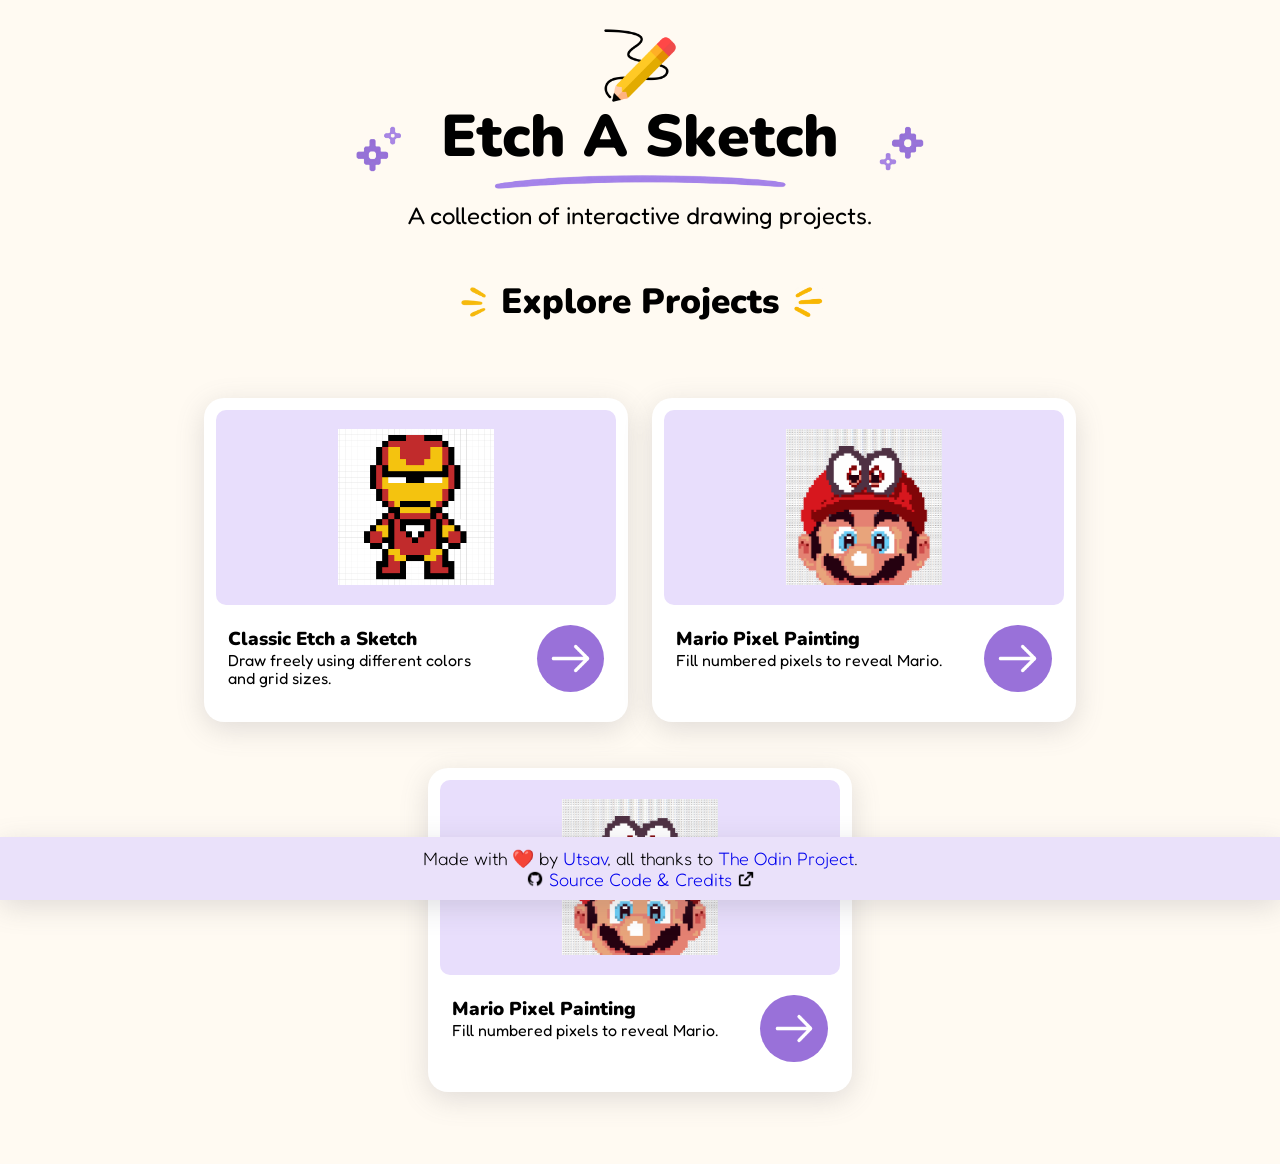
<file: index.html>
<!DOCTYPE html>
<html lang="en">

<head>
    <meta charset="UTF-8">
    <meta name="viewport" content="width=device-width, initial-scale=1.0">

    <link rel="stylesheet" href="./normalize.css">
    <link rel="stylesheet" href="./style.css">

    <link rel="preconnect" href="https://fonts.googleapis.com">
    <link rel="preconnect" href="https://fonts.gstatic.com" crossorigin>
    <link
        href="https://fonts.googleapis.com/css2?family=Fredoka:wght@300..700&family=Nunito:ital,wght@0,200..1000;1,200..1000&display=swap"
        rel="stylesheet">

    <title>Etch A Sketch</title>
</head>

<body>

    <div class="logo-section">
        <img src="./assets/pencil.png" alt="" class="logo">
    </div>

    <header class="heading">

        <img class="side-image left" src="./assets/star1.png" alt="">
        <div class="text">
            <h1>Etch A Sketch</h1>
            <img class="stroke" src="./assets/Lavender-Brushstroke-Underline.png" alt="">

        </div>
        <img class="side-image right" src="./assets/star2.png" alt="">

    </header>
    <div class="sub-heading">
        <p>A collection of interactive drawing projects.</p>
    </div>

    <div class="project-heading">
        <img src="./assets/Rays-left.png" alt="">
        <h2>
            Explore Projects
        </h2>
        <img src="./assets/Rays-right.png" alt="">
    </div>

    <div class="project-tiles">


        <a href="./etch-a-sketch.html" class="tile">
            <div class="drawing">
                <img src="./assets/card-images/img1.png" alt="">
            </div>
            <div class="content">
                <div class="info">
                    <h3>Classic Etch a Sketch</h3>
                    <p>Draw freely using different colors and grid sizes.</p>
                </div>
                <div class="button">
                    <img src="./assets/arrow.png" alt="">
                </div>
            </div>
        </a>


        <a href="./mario.html" class="tile">
            <div class="drawing">
                <img src="./assets/card-images/img2.png" alt="">
            </div>
            <div class="content">
                <div class="info">
                    <h3>Mario Pixel Painting</h3>
                    <p>Fill numbered pixels to reveal Mario.</p>
                </div>
                <div class="button">
                    <img src="./assets/arrow.png" alt="">
                </div>
            </div>
        </a>

        <a href="./mario.html" class="tile">
            <div class="drawing">
                <img src="./assets/card-images/img2.png" alt="">
            </div>
            <div class="content">
                <div class="info">
                    <h3>Mario Pixel Painting</h3>
                    <p>Fill numbered pixels to reveal Mario.</p>
                </div>
                <div class="button">
                    <img src="./assets/arrow.png" alt="">
                </div>
            </div>
        </a>

    </div>


    <footer>
        <p>Made with ❤️ by <a href="https://github.com/Utsav-Khamar">Utsav</a>, all thanks to <a
                href="https://www.theodinproject.com/"><span>The Odin Project</span></a>.</p>

        <p class="credits">
            <img src="assets/github-brands-solid.png" alt="">
            <a href="https://github.com/Utsav-Khamar/etch-a-sketch">
                Source Code & Credits
            </a>
            <img src="./assets/link.png" alt="">
        </p>



    </footer>
</body>

</html>
</file>
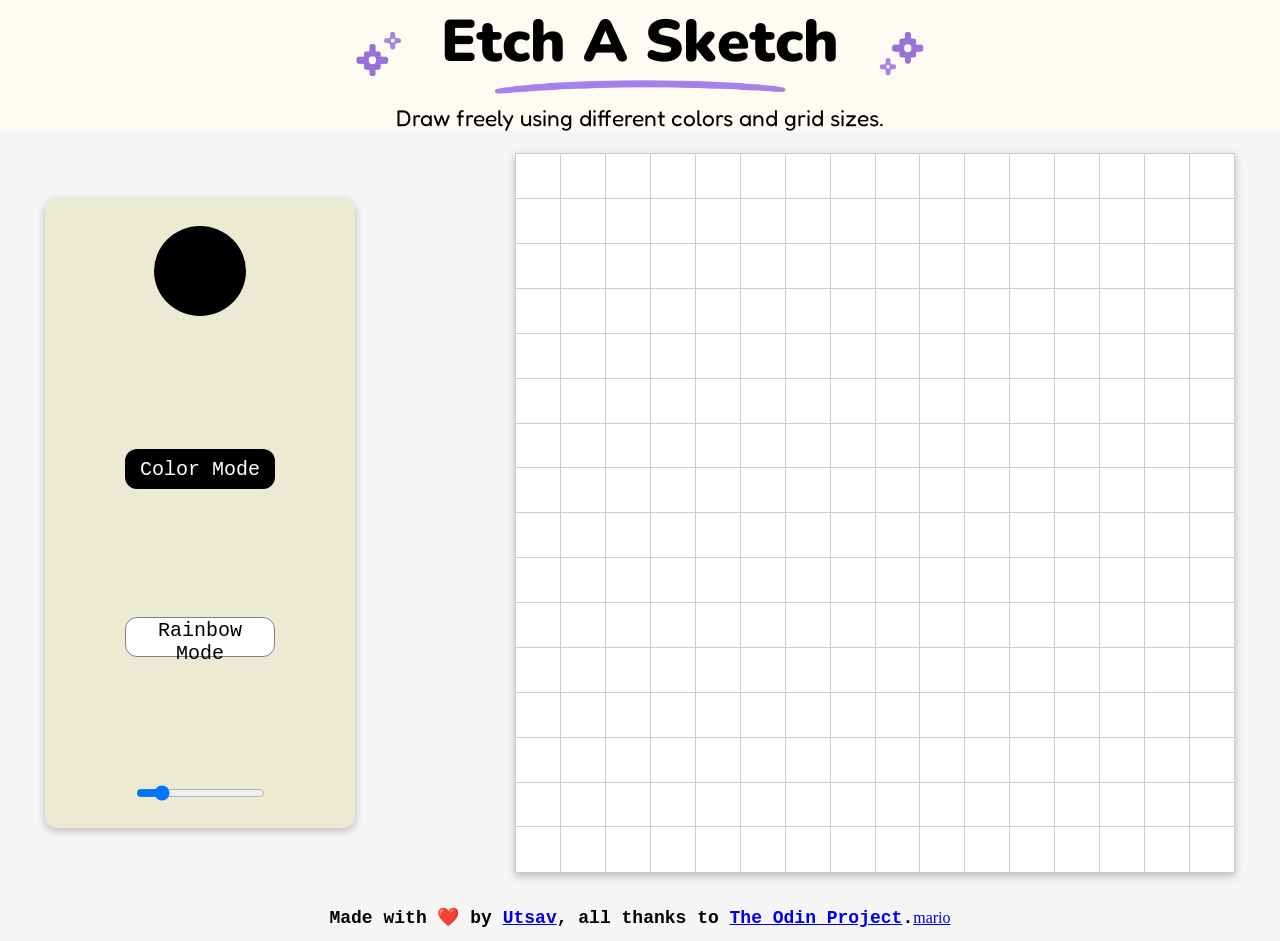
<file: etch-a-sketch.html>
<!DOCTYPE html>
<html lang="en">

<head>
    <meta charset="UTF-8">
    <meta name="viewport" content="width=device-width, initial-scale=1.0">
    <title>Etch A Sketch</title>

    <link rel="stylesheet" href="./normalize.css">
    <link rel="stylesheet" href="./etch-a-sketch.css">

    <link rel="preconnect" href="https://fonts.googleapis.com">
    <link rel="preconnect" href="https://fonts.gstatic.com" crossorigin>
    <link
        href="https://fonts.googleapis.com/css2?family=Fredoka:wght@300..700&family=Nunito:ital,wght@0,200..1000;1,200..1000&display=swap"
        rel="stylesheet">

    <script src="./etch-a-sketch.js" defer></script>
</head>

<body>

    <header class="heading">

        <img class="side-image left" src="./assets/star1.png" alt="">
        <div class="text">
            <h1>Etch A Sketch</h1>
            <img class="stroke" src="./assets/Lavender-Brushstroke-Underline.png" alt="">

        </div>
        <img class="side-image right" src="./assets/star2.png" alt="">

    </header>
    <div class="sub-heading">
        <p>Draw freely using different colors and grid sizes.</p>
    </div>

    <div class="display">

        <div class="option-panel">
            <input type="color" name="" id="color-select" value="#000000">
            <button class="color-mode">Color Mode</button>
            <button class="rainbow-mode">Rainbow Mode</button>
            <div class="range-slider">
                <input type="range" name="" id="range-select" min="0" max="100" value="16">
            </div>
        </div>


        <div class="grid">

        </div>

    </div>

    <footer>
        <p>Made with ❤️ by <a href="https://github.com/Utsav-Khamar">Utsav</a>, all thanks to <a
                href="https://www.theodinproject.com/"><span>The Odin Project</span></a>.</p>
        <a href="./mario.html">mario</a>
    </footer>
</body>

</html>
</file>
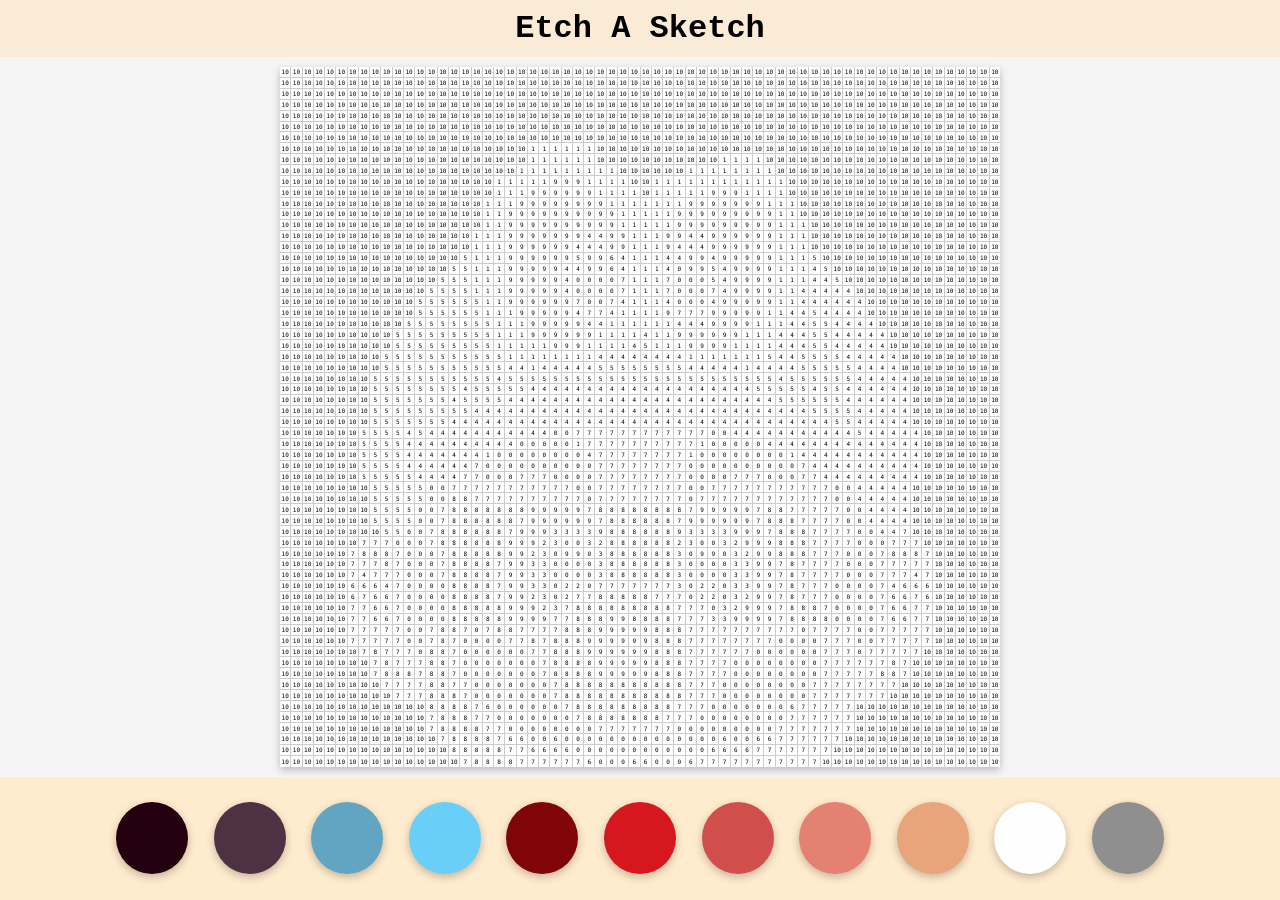
<file: mario.html>
<!DOCTYPE html>
<html lang="en">

<head>
    <meta charset="UTF-8">
    <meta name="viewport" content="width=device-width, initial-scale=1.0">

    <script src="./scripts/mario.js" defer></script>
    <script src="./scripts/main.js" defer></script>

    <link rel="stylesheet" href="./styles/mario.css">
    <title>Mario</title>
</head>

<body>
    <div class="heading no-select">
        <h1>Etch A Sketch</h1>
    </div>

    <div class="display">

        <div class="grid no-select">

        </div>

    </div>

    <div class="color-palette no-select">

    </div>
</body>

</html>
</file>
<file: style.css>
body {
    margin: 0;
    background-color: #fffaf2;
    padding-bottom: 8svh;
}

.logo-section {
    width: 80%;
    max-width: 768px;
    margin-inline: auto;
    margin-top: 3svh;
}

.heading {
    width: 80%;
    max-width: 568px;
    margin-inline: auto;
    display: flex;
    align-items: flex-end;
    gap: 5%;
}

.side-image {
    width: 8%;
    height: auto;
    object-fit: cover;

}

.text {
    flex: 1;
    min-width: 0;
    display: flex;
    flex-direction: column;
    align-items: center;
    container-type: inline-size;
}

.text h1 {
    margin: 0;
    font-family: "Nunito", sans-serif;
    font-size: 14cqw;
    font-weight: 900;

}

.stroke {
    display: block;
    width: 70%;
    height: auto;
}

.logo {
    display: block;
    width: 10%;
    height: auto;
    margin-inline: auto;
}

.left,
.right {
    align-self: center
}


.sub-heading {
    width: 70%;
    max-width: 768px;
    margin-inline: auto;
    container-type: inline-size;

}

.sub-heading p {
    text-align: center;
    margin-top: 1%;

    font-family: "Fredoka", sans-serif;
    font-optical-sizing: auto;
    font-weight: 400;
    font-style: normal;
    font-variation-settings:
        "wdth" 100;
    font-size: 150%;
}

.project-heading {
    width: 80%;
    max-width: 500px;
    margin-inline: auto;

    display: flex;
    justify-content: center;
    align-items: center;
    gap: 3%;

    container-type: inline-size;
}

h2 {
    font-family: "Nunito", sans-serif;
    font-weight: 900;
    text-align: center;
    font-size: 7cqw;
}

.project-heading>img {
    width: 6%;
    height: auto;
    object-fit: cover;

}

.project-tiles {
    display: flex;
    justify-content: center;
    flex-wrap: wrap;
    gap: 2%;

    width: 90%;
    max-width: 1400px;
    margin-inline: auto;

}

.tile {
    flex: 1 1 370px;
    max-width: 400px;
    height: 300px;
    background-color: white;
    border-radius: 20px;
    padding: 12px;
    margin-top: 4%;

    text-decoration: none;
    color: inherit;

    box-shadow: rgba(100, 100, 111, 0.2) 0px 7px 29px 0px;
}

.drawing {
    width: 100%;
    height: 65%;
    background-color: #e8defc;
    border-radius: 10px;
}

.content {
    padding: 12px;
    margin-top: 2%;
    display: flex;
    align-items: center;
    justify-content: space-between;
    gap: 10%;
}

.tile h3 {
    font-family: "Nunito", sans-serif;
    font-weight: 900;

    margin: 0%;
}

.tile p {
    font-family: "Fredoka", sans-serif;
    /* font-optical-sizing: auto;
    font-weight: 400;
    font-style: normal;
    font-variation-settings:
        "wdth" 100;
    font-size: 150%; */

    margin: 0%;
    height: 37px;
    display: -webkit-box;
    -webkit-box-orient: vertical;
    -webkit-line-clamp: 2;
    line-clamp: 2;
    overflow: hidden;
    text-overflow: ellipsis;
}

.button {
    width: 18%;
    border-radius: 50%;
    aspect-ratio: 1;
    background-color: #9971d9;

    flex-shrink: 0;
    align-self: center;

    display: flex;
    align-items: center;
    justify-content: center;
}

.button>img {
    width: 60%;
    height: auto;
}

.drawing {
    display: flex;
    justify-content: center;
    align-items: center;
}

.drawing>img {
    height: 80%;
    width: auto;
}


.tile {
    transition: transform 0.2s ease,
        box-shadow 0.2s ease;
}

.tile:hover {
    transform: translateY(-5px);
    box-shadow: 0 8px 20px rgba(0, 0, 0, 0.1);
}


footer {
    position: fixed;
    bottom: 0;
    width: 100%;
    height: 7svh;
    background-color: #eae1fa;

    box-shadow: rgba(100, 100, 111, 0.2) 0px 7px 29px 0px;

    display: flex;
    flex-direction: column;
    justify-content: center;
    align-items: center;
}

footer>p {
    text-align: center;
    font-family: "Fredoka", sans-serif;
    font-weight: 200;
    font-size: 2svh;
    margin: 0%;
}

footer>p>img {
    height: 2svh;
    width: auto;
}

.credits {
    display: flex;
    justify-content: center;
    align-items: center;
    gap: 5px;
}

footer a {
    text-decoration: none;
}
</file>
<file: etch-a-sketch.css>
@import url('https://fonts.googleapis.com/css2?family=Concert+One&family=Delius&family=Send+Flowers&display=swap');

/* Use a more-intuitive box-sizing model */
*,
*::before,
*::after {
    box-sizing: border-box;
}

/* Remove default margin */
*:not(dialog) {
    margin: 0;
}

body {
    margin: 0;
    background-color: #fffaf2;
    padding-bottom: 8svh;
    height: 100svh;
}

.heading {
    width: 80%;
    max-width: 568px;
    margin-inline: auto;
    display: flex;
    align-items: flex-end;
    gap: 5%;

    margin-top: 1svh;
}

.side-image {
    width: 8%;
    height: auto;
    object-fit: cover;
    align-self: center;
}

.text {
    flex: 1;
    min-width: 0;
    display: flex;
    flex-direction: column;
    align-items: center;
    container-type: inline-size;
}

.text h1 {
    margin: 0;
    font-family: "Nunito", sans-serif;
    font-size: 14cqw;
    font-weight: 900;

}

.stroke {
    display: block;
    width: 70%;
    height: auto;
}

.sub-heading {
    width: 80%;
    max-width: 568px;
    margin-inline: auto;
    container-type: inline-size;

}

.sub-heading p {
    text-align: center;
    margin-top: 1%;

    font-family: "Fredoka", sans-serif;
    font-optical-sizing: auto;
    font-weight: 400;
    font-style: normal;
    font-variation-settings:
        "wdth" 100;
    font-size: 4cqw;
}

.display {
    height: 85vh;
    display: flex;
    justify-content: center;
    align-items: center;
    gap: 10em;

    background-color: whitesmoke;
}

.option-panel {
    display: flex;
    flex-direction: column;
    justify-content: center;
    align-items: center;
    gap: 8em;

    height: calc(min(100vh, 100vw) * 0.7);
    padding: 0 5em;
    background-color: #ebebd3;
    border-radius: 12px;
    box-shadow: rgba(0, 0, 0, 0.24) 0px 3px 8px;
}

#color-select {
    border-radius: 50%;
    height: 100px;
    width: 100px;

    -webkit-appearance: none;
    -moz-appearance: none;
    appearance: none;
    background-color: transparent;
    border: none;
    cursor: pointer;
}

#color-select::-webkit-color-swatch {
    border: none;
    border-radius: 50%;
}

#color-select::-moz-color-swatch {
    border: none;
    border-radius: 50%;
}

button {
    background-color: white;
    border: 1px solid gray;
    font-family: monospace;
    font-size: 20px;
    height: 40px;
    width: 150px;
    border-radius: 12px;
}

.on-click {
    background-color: black;
    border: none;
    color: white;

}

.grid {
    display: flex;
    flex-direction: column;
    width: calc(min(100vh, 100vw) * 0.8);
    height: calc(min(100vh, 100vw) * 0.8);
    border: 1px solid #cccccc !important;
    background-color: white;
    box-shadow: rgba(0, 0, 0, 0.24) 0px 3px 8px;
}

.row {
    flex: 1;
    display: flex;
}

.col {
    flex: 1;
    background-color: white;
    border-right: 1px solid #cccccc;
    border-bottom: 1px solid #cccccc;
}

.row:last-child .col {
    border-bottom: none !important;
}

.col:last-child {
    border-right: none !important;
}

/* .col:hover {
    background-color: aqua;
} */


input {
    /* appearance: none;
    background: none; */
    cursor: pointer;
}

footer {
    background-color: whitesmoke;
    height: 5vh;
}

footer {
    display: flex;
    align-items: center;
    justify-content: center;
}

footer p {
    font-family: monospace;
    font-size: 2vh;
    font-weight: 900;
}
</file>
<file: styles/mario.css>
* {
    box-sizing: border-box;
}

body {
    height: 100svh;
    display: flex;
    flex-direction: column;
    margin: 0%;
    padding: 0%;

    background-color: black;
}

.heading {
    height: 8svh;
    background-color: antiquewhite;
    display: flex;

    justify-content: center;
    align-items: center;
}

h1 {
    font-size: 2rem;
    font-family: 'Courier New', Courier, monospace;
    margin: 0%;
}

.display {
    height: 80svh;
    display: flex;
    flex-direction: column;

    justify-content: center;
    align-items: center;

    background-color: whitesmoke;

    padding: 10px;
}

.grid {
    display: flex;
    flex-direction: column;

    width: min(100%, 80svh);
    max-height: 100%;
    max-width: 100%;
    aspect-ratio: 1 / 1;

    background-color: white;
    box-shadow: rgba(0, 0, 0, 0.24) 0px 3px 8px;

    cursor: pointer;
    touch-action: none;
}

.row {
    flex: 1;
    display: flex;

    min-height: 0%;
}

.col {
    flex: 1;
    background-color: white;
    border-right: 1px solid #cccccc;
    border-bottom: 1px solid #cccccc;
    overflow: hidden;

    padding: 0%;

    box-sizing: border-box;

    min-width: 0%;

    font-size: 10%;
    font-family: monospace;

    display: flex;
    justify-content: center;
    align-items: center;

}

.row:last-child .col {
    border-bottom: none !important;
}

.col:last-child {
    border-right: none !important;
}

.color-palette {
    padding: 2svw;
    display: flex;
    flex-wrap: wrap;
    justify-content: center;
    align-items: center;
    gap: 2svw;

    background-color: blanchedalmond;
    flex: 1 1 auto;
}

.color {
    height: 8svh;
    width: 8svh;
    border: none;
    border-radius: 50%;
    box-shadow: rgba(0, 0, 0, 0.24) 0px 3px 8px;
    cursor: pointer;
}

.no-select {
    -webkit-touch-callout: none;
    -webkit-user-select: none;
    user-select: none;
}
</file>
